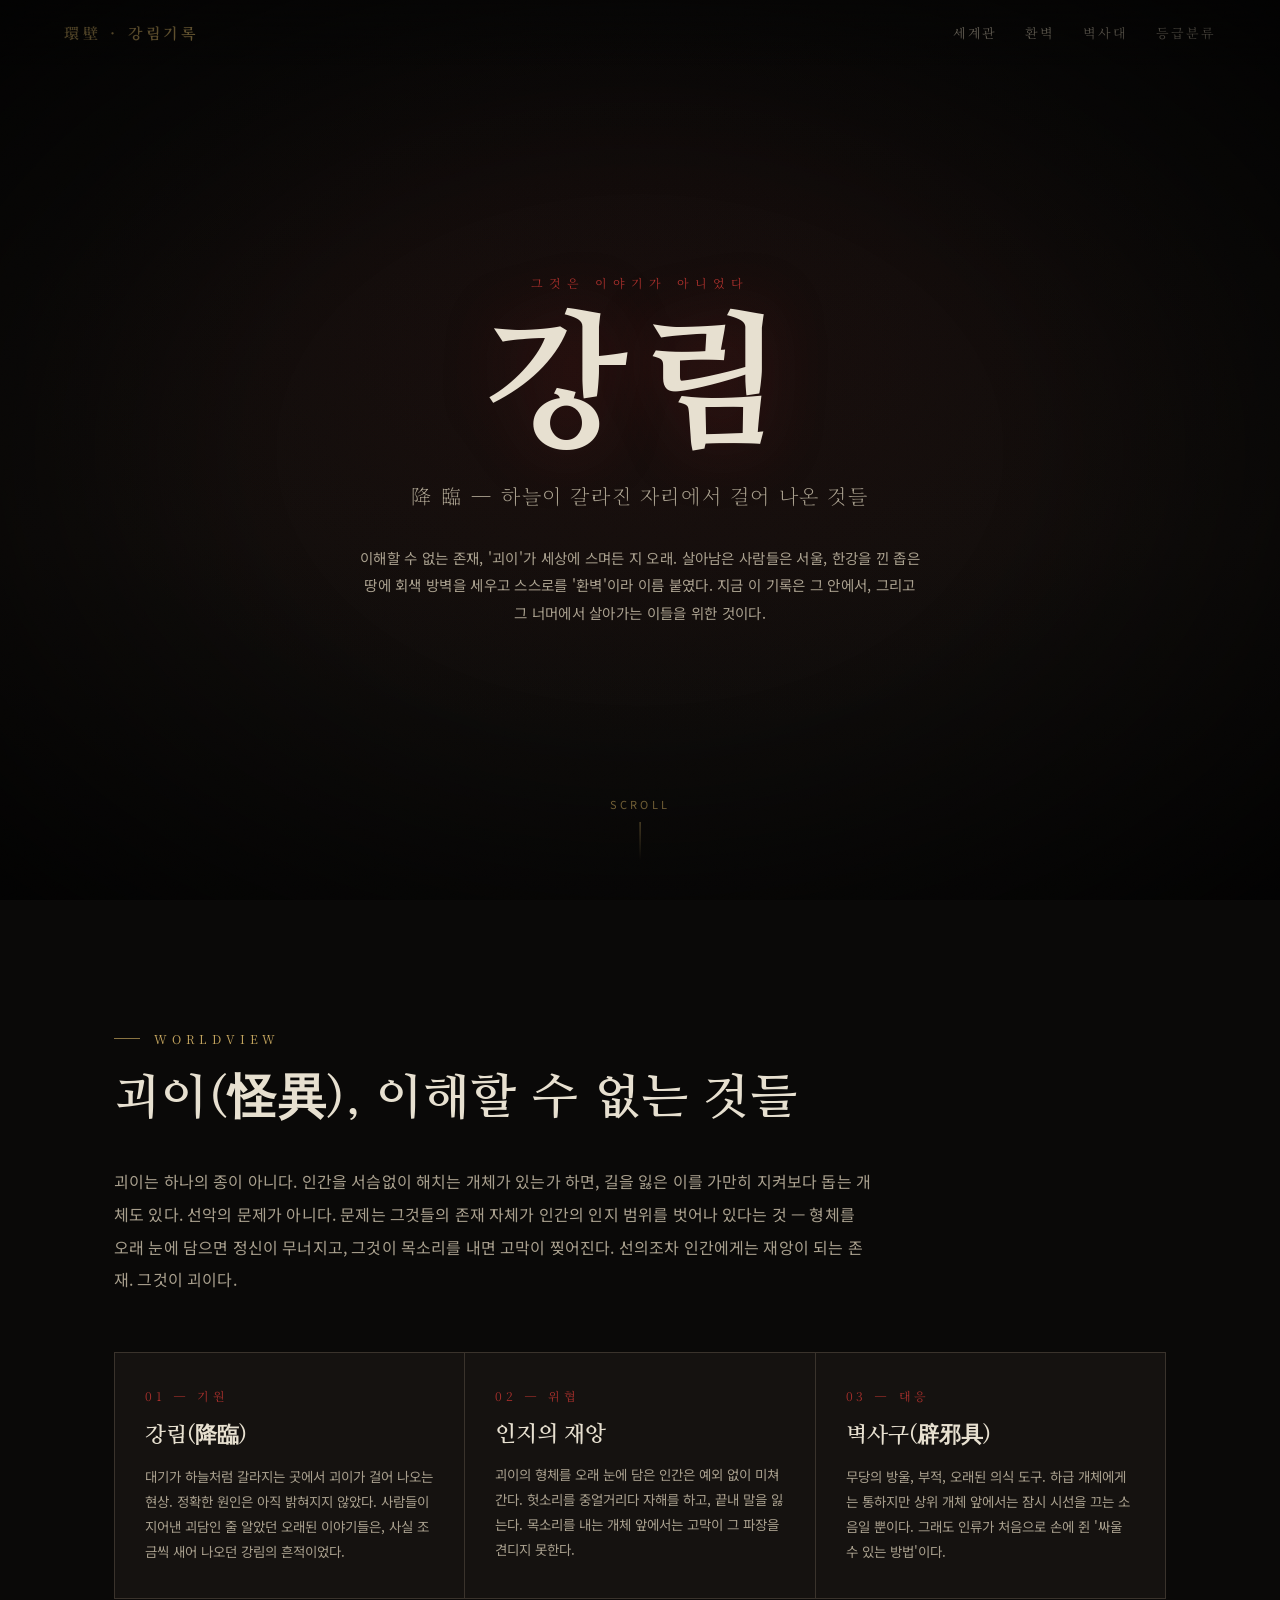
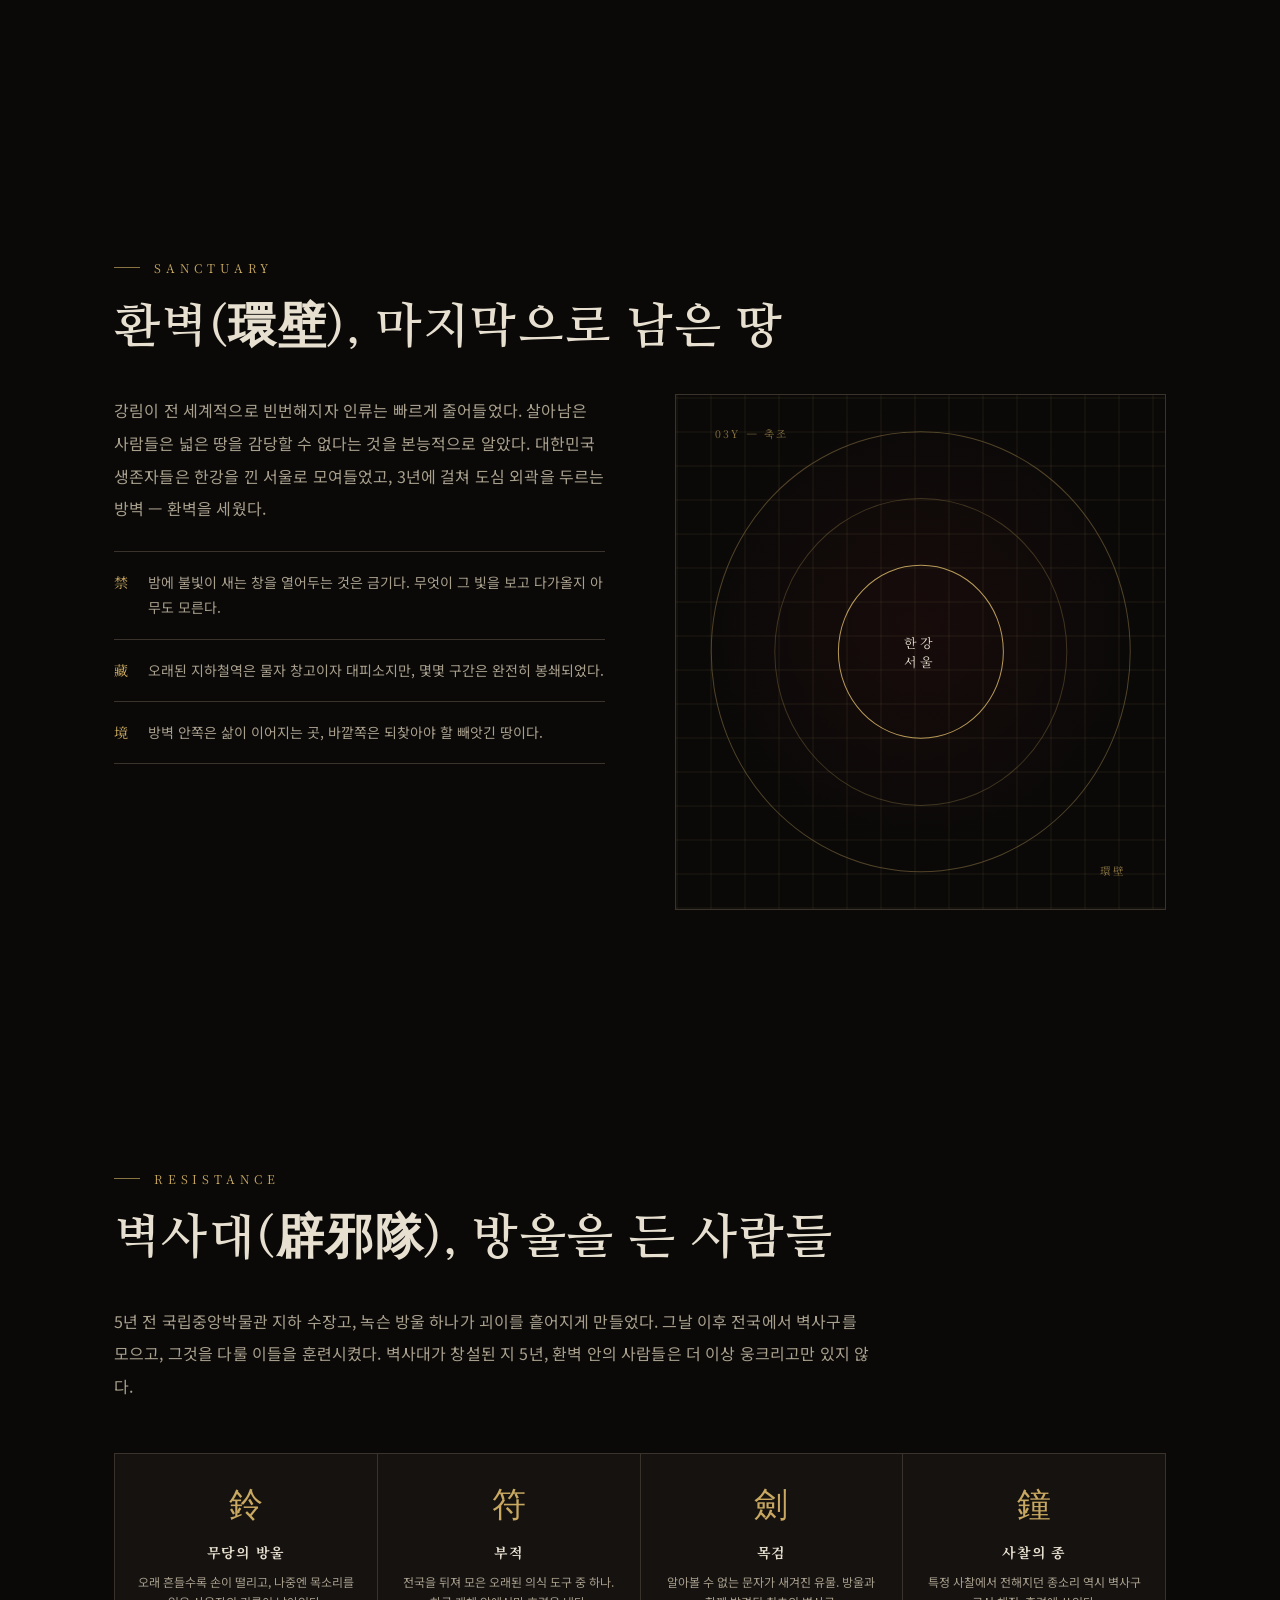
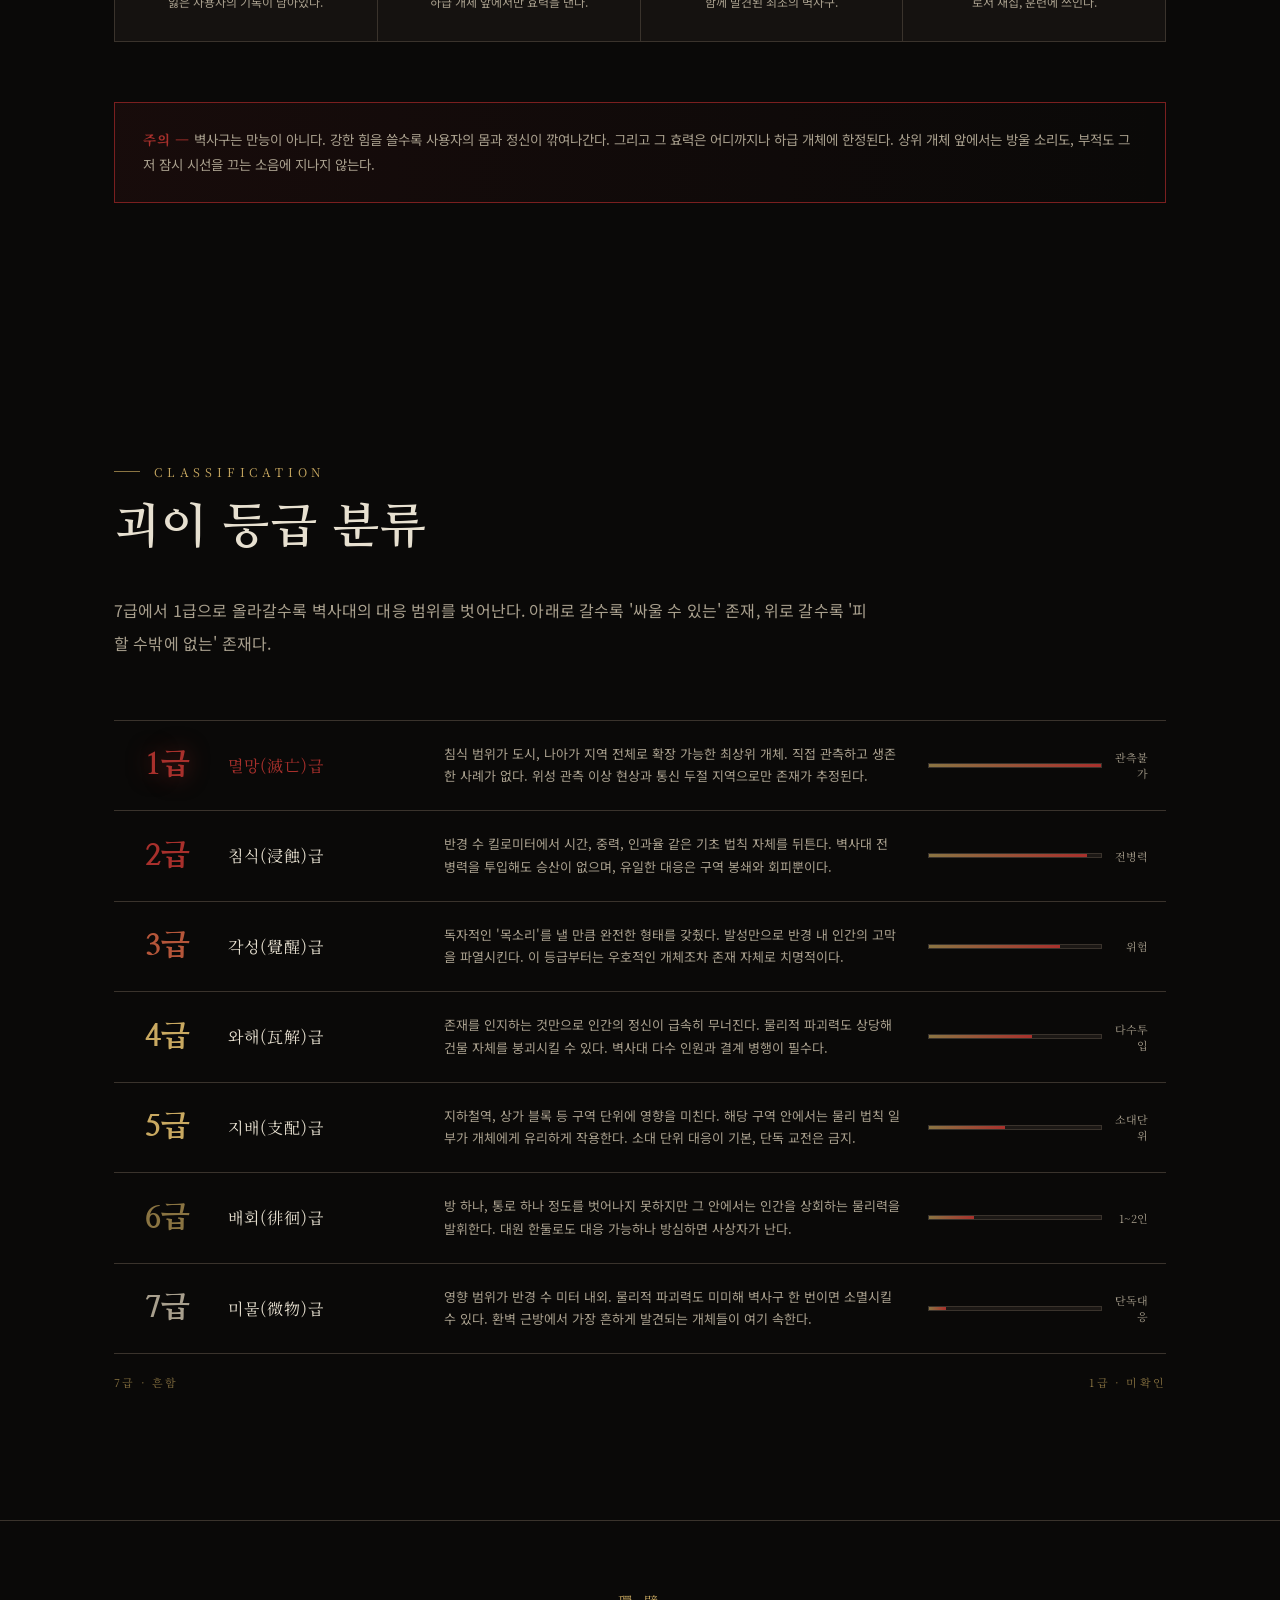
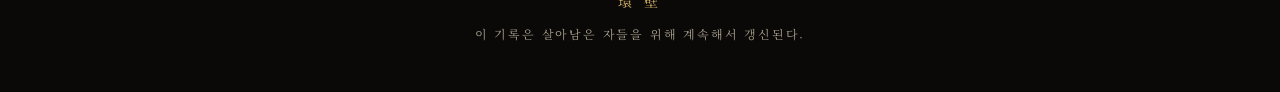
<file: index (1).html>
<!DOCTYPE html>
<html lang="ko">
<head>
<meta charset="UTF-8">
<meta name="viewport" content="width=device-width, initial-scale=1.0">
<title>환벽(環壁) — 강림 세계관 기록</title>
<link rel="preconnect" href="https://fonts.googleapis.com">
<link href="https://fonts.googleapis.com/css2?family=Noto+Serif+KR:wght@200;400;600;900&family=Noto+Sans+KR:wght@300;400;500;700&family=Nanum+Myeongjo:wght@400;700;800&display=swap" rel="stylesheet">
<style>
  :root{
    --bg-void:#0a0908;
    --bg-panel:#151210;
    --bg-panel-2:#1c1815;
    --line:#3a332c;
    --brass:#c9a961;
    --brass-dim:#8a7442;
    --blood:#7a1f1f;
    --blood-bright:#a8302c;
    --bone:#e7e0d0;
    --bone-dim:#a89f8d;
  }
  *{margin:0;padding:0;box-sizing:border-box;}
  html{scroll-behavior:smooth;}
  body{
    background:var(--bg-void);
    color:var(--bone);
    font-family:'Noto Sans KR',sans-serif;
    overflow-x:hidden;
  }
  ::selection{background:var(--blood);color:var(--bone);}

  /* film grain texture */
  .grain{
    position:fixed;inset:0;pointer-events:none;z-index:500;
    opacity:0.05;mix-blend-mode:overlay;
    background-image:url("data:image/svg+xml,%3Csvg xmlns='http://www.w3.org/2000/svg' width='120' height='120'%3E%3Cfilter id='n'%3E%3CfeTurbulence type='fractalNoise' baseFrequency='0.9' numOctaves='2' stitchTiles='stitch'/%3E%3C/filter%3E%3Crect width='100%25' height='100%25' filter='url(%23n)'/%3E%3C/svg%3E");
  }
  .vignette{
    position:fixed;inset:0;pointer-events:none;z-index:490;
    background:radial-gradient(ellipse at center, transparent 40%, rgba(0,0,0,0.75) 100%);
  }

  a{color:inherit;}

  /* ---------- NAV ---------- */
  nav{
    position:fixed;top:0;left:0;right:0;z-index:100;
    display:flex;justify-content:space-between;align-items:center;
    padding:22px 5vw;
    font-family:'Noto Serif KR',serif;
    letter-spacing:0.15em;
    font-size:13px;
    color:var(--bone-dim);
    background:linear-gradient(to bottom, rgba(10,9,8,0.85), transparent);
  }
  nav .mark{color:var(--brass);font-weight:600;font-size:15px;letter-spacing:0.25em;}
  nav .links{display:flex;gap:28px;}
  nav .links span{cursor:pointer;transition:color .3s;}
  nav .links span:hover{color:var(--brass);}

  /* ---------- HERO ---------- */
  .hero{
    height:100vh;
    display:flex;flex-direction:column;justify-content:center;align-items:center;
    position:relative;
    text-align:center;
    background:
      radial-gradient(ellipse 70% 60% at 50% 40%, rgba(122,31,31,0.10), transparent 70%),
      linear-gradient(180deg, #0a0908 0%, #100d0b 60%, #0a0908 100%);
  }
  .hero .crack{
    position:absolute;inset:0;opacity:0.35;pointer-events:none;
  }
  .eyebrow{
    font-family:'Noto Serif KR',serif;
    color:var(--blood-bright);
    letter-spacing:0.5em;
    font-size:12px;
    margin-bottom:22px;
    animation:flicker 6s infinite;
  }
  @keyframes flicker{
    0%,92%,100%{opacity:1;}
    93%{opacity:0.3;}
    94%{opacity:0.9;}
    95%{opacity:0.2;}
    96%{opacity:1;}
  }
  h1.title{
    font-family:'Nanum Myeongjo',serif;
    font-weight:800;
    font-size:clamp(58px,12vw,150px);
    letter-spacing:0.08em;
    color:var(--bone);
    line-height:1;
    text-shadow:0 0 60px rgba(122,31,31,0.35);
  }
  .title-sub{
    margin-top:18px;
    font-family:'Noto Serif KR',serif;
    font-weight:200;
    font-size:clamp(15px,2.4vw,20px);
    color:var(--bone-dim);
    letter-spacing:0.08em;
  }
  .hero-desc{
    max-width:560px;
    margin:34px auto 0;
    color:var(--bone-dim);
    font-size:14.5px;
    line-height:1.9;
    letter-spacing:0.02em;
  }
  .scroll-cue{
    position:absolute;bottom:40px;left:50%;transform:translateX(-50%);
    display:flex;flex-direction:column;align-items:center;gap:10px;
    color:var(--brass-dim);font-size:11px;letter-spacing:0.3em;
  }
  .scroll-cue .bar{width:1px;height:38px;background:linear-gradient(var(--brass-dim),transparent);
    animation:pulse 2.2s infinite;}
  @keyframes pulse{0%,100%{opacity:.3}50%{opacity:1}}

  /* ---------- SECTION shared ---------- */
  section{
    position:relative;
    padding:130px 5vw;
    max-width:1180px;
    margin:0 auto;
  }
  .sec-label{
    font-family:'Noto Serif KR',serif;
    color:var(--brass);
    font-size:12px;
    letter-spacing:0.4em;
    margin-bottom:18px;
    display:flex;align-items:center;gap:14px;
  }
  .sec-label::before{content:'';width:26px;height:1px;background:var(--brass-dim);}
  h2.sec-title{
    font-family:'Nanum Myeongjo',serif;
    font-weight:700;
    font-size:clamp(30px,4vw,48px);
    color:var(--bone);
    margin-bottom:36px;
    letter-spacing:0.03em;
  }
  p.lede{
    font-size:16px;
    line-height:2.05;
    color:var(--bone-dim);
    max-width:760px;
    letter-spacing:0.01em;
  }

  /* ---------- OVERVIEW cards ---------- */
  .card-row{
    display:grid;grid-template-columns:repeat(3,1fr);gap:1px;
    background:var(--line);
    margin-top:56px;
    border:1px solid var(--line);
  }
  .card{
    background:var(--bg-panel);
    padding:34px 30px;
    transition:background .4s;
  }
  .card:hover{background:var(--bg-panel-2);}
  .card .num{
    font-family:'Noto Serif KR',serif;
    color:var(--blood-bright);
    font-size:12px;letter-spacing:0.3em;margin-bottom:16px;display:block;
  }
  .card h3{
    font-family:'Nanum Myeongjo',serif;
    font-size:22px;color:var(--bone);margin-bottom:14px;font-weight:700;
  }
  .card p{
    font-size:13.5px;line-height:1.85;color:var(--bone-dim);
  }

  /* ---------- 환벽 / split section ---------- */
  .split{
    display:grid;grid-template-columns:1fr 1fr;gap:70px;align-items:start;
  }
  .wall-graphic{
    aspect-ratio:1/1.05;
    border:1px solid var(--line);
    position:relative;
    background:
      repeating-linear-gradient(90deg, rgba(201,169,97,0.05) 0 2px, transparent 2px 34px),
      repeating-linear-gradient(0deg, rgba(201,169,97,0.05) 0 2px, transparent 2px 34px),
      radial-gradient(circle at 50% 45%, rgba(122,31,31,0.12), transparent 60%);
  }
  .wall-graphic .ring{
    position:absolute;top:50%;left:50%;transform:translate(-50%,-50%);
    border:1px solid var(--brass-dim);
    border-radius:50%;
  }
  .wall-graphic .ring.r1{width:86%;height:86%;opacity:.55;}
  .wall-graphic .ring.r2{width:60%;height:60%;opacity:.4;}
  .wall-graphic .ring.r3{width:34%;height:34%;opacity:.9;border-color:var(--brass);}
  .wall-graphic .center-mark{
    position:absolute;top:50%;left:50%;transform:translate(-50%,-50%);
    font-family:'Noto Serif KR',serif;color:var(--bone);
    font-size:13px;letter-spacing:0.3em;text-align:center;
  }
  .wall-graphic .tag{
    position:absolute;font-family:'Noto Serif KR',serif;font-size:10.5px;
    letter-spacing:0.2em;color:var(--brass-dim);
  }
  .tag.t1{top:6%;left:8%;}
  .tag.t2{bottom:6%;right:8%;}

  .rule-list{list-style:none;margin-top:26px;}
  .rule-list li{
    padding:18px 0;border-top:1px solid var(--line);
    display:flex;gap:20px;font-size:14px;color:var(--bone-dim);line-height:1.8;
  }
  .rule-list li:last-child{border-bottom:1px solid var(--line);}
  .rule-list li .mk{color:var(--brass);flex-shrink:0;font-family:'Noto Serif KR',serif;}

  /* ---------- 벽사대 section ---------- */
  .relic-row{
    display:grid;grid-template-columns:repeat(4,1fr);gap:1px;background:var(--line);
    border:1px solid var(--line);margin-top:50px;
  }
  .relic{
    background:var(--bg-panel);padding:28px 22px;text-align:center;
  }
  .relic .glyph{
    font-family:'Nanum Myeongjo',serif;font-size:34px;color:var(--brass);margin-bottom:14px;
  }
  .relic h4{font-family:'Noto Serif KR',serif;font-size:14px;color:var(--bone);margin-bottom:10px;letter-spacing:0.05em;}
  .relic p{font-size:12px;color:var(--bone-dim);line-height:1.7;}

  .warn-box{
    margin-top:60px;border:1px solid var(--blood);
    background:linear-gradient(90deg, rgba(122,31,31,0.12), transparent);
    padding:24px 28px;font-size:13.5px;color:var(--bone-dim);line-height:1.9;
  }
  .warn-box b{color:var(--blood-bright);font-family:'Noto Serif KR',serif;letter-spacing:0.05em;}

  /* ---------- GRADE LADDER (signature) ---------- */
  .ladder-intro{max-width:760px;margin-bottom:60px;}
  .ladder{
    display:flex;flex-direction:column;
    border-top:1px solid var(--line);
  }
  .grade-row{
    display:grid;
    grid-template-columns:70px 190px 1fr 220px;
    align-items:center;
    gap:26px;
    padding:22px 18px;
    border-bottom:1px solid var(--line);
    position:relative;
    cursor:default;
    transition:background .35s;
  }
  .grade-row:hover{background:rgba(201,169,97,0.035);}
  .grade-row .g-level{
    font-family:'Nanum Myeongjo',serif;
    font-weight:800;
    font-size:30px;
    color:var(--bone-dim);
    text-align:center;
  }
  .grade-row .g-name{
    font-family:'Noto Serif KR',serif;
    font-size:16px;
    letter-spacing:0.06em;
    color:var(--bone);
  }
  .grade-row .g-desc{
    font-size:13px;line-height:1.75;color:var(--bone-dim);
  }
  .g-bar-wrap{display:flex;align-items:center;gap:12px;}
  .g-bar-track{
    flex:1;height:5px;background:var(--bg-panel-2);position:relative;overflow:hidden;border:1px solid var(--line);
  }
  .g-bar-fill{height:100%;background:linear-gradient(90deg, var(--brass-dim), var(--blood-bright));}
  .g-pct{font-family:'Noto Serif KR',serif;font-size:11px;color:var(--bone-dim);width:34px;text-align:right;}

  /* grade 7 -> 1 escalating color emphasis */
  .grade-row[data-tier="1"] .g-level{color:var(--blood-bright);text-shadow:0 0 22px rgba(168,48,44,0.6);}
  .grade-row[data-tier="1"] .g-name{color:var(--blood-bright);}
  .grade-row[data-tier="2"] .g-level{color:var(--blood-bright);}
  .grade-row[data-tier="3"] .g-level{color:#b5563a;}
  .grade-row[data-tier="4"] .g-level{color:var(--brass);}
  .grade-row[data-tier="5"] .g-level{color:var(--brass);}
  .grade-row[data-tier="6"] .g-level{color:var(--brass-dim);}
  .grade-row[data-tier="7"] .g-level{color:var(--bone-dim);}

  .ladder-foot{
    display:flex;justify-content:space-between;margin-top:20px;font-size:11px;
    letter-spacing:0.2em;color:var(--brass-dim);font-family:'Noto Serif KR',serif;
  }

  /* ---------- FOOTER ---------- */
  footer{
    padding:70px 5vw 50px;
    border-top:1px solid var(--line);
    text-align:center;
    color:var(--bone-dim);
    font-size:12px;
    letter-spacing:0.15em;
    font-family:'Noto Serif KR',serif;
  }
  footer .mark{color:var(--brass);letter-spacing:0.3em;margin-bottom:14px;display:block;font-size:14px;}

  /* ---------- responsive ---------- */
  @media(max-width:880px){
    .card-row{grid-template-columns:1fr;}
    .split{grid-template-columns:1fr;}
    .relic-row{grid-template-columns:repeat(2,1fr);}
    .grade-row{grid-template-columns:44px 1fr;grid-template-areas:"lvl name" "lvl desc" "lvl bar";row-gap:8px;}
    .grade-row .g-level{grid-area:lvl;}
    .grade-row .g-name{grid-area:name;}
    .grade-row .g-desc{grid-area:desc;}
    .g-bar-wrap{grid-area:bar;}
    nav .links{display:none;}
  }

  @media (prefers-reduced-motion: reduce){
    *{animation:none !important;transition:none !important;}
  }
</style>
</head>
<body>

<div class="grain"></div>
<div class="vignette"></div>

<nav>
  <div class="mark">環壁 · 강림기록</div>
  <div class="links">
    <span onclick="document.getElementById('sec-world').scrollIntoView()">세계관</span>
    <span onclick="document.getElementById('sec-wall').scrollIntoView()">환벽</span>
    <span onclick="document.getElementById('sec-squad').scrollIntoView()">벽사대</span>
    <span onclick="document.getElementById('sec-grade').scrollIntoView()">등급분류</span>
  </div>
</nav>

<!-- HERO -->
<div class="hero">
  <div class="eyebrow">그것은 이야기가 아니었다</div>
  <h1 class="title">강림</h1>
  <div class="title-sub">降 臨 — 하늘이 갈라진 자리에서 걸어 나온 것들</div>
  <p class="hero-desc">
    이해할 수 없는 존재, '괴이'가 세상에 스며든 지 오래.
    살아남은 사람들은 서울, 한강을 낀 좁은 땅에 회색 방벽을 세우고
    스스로를 '환벽'이라 이름 붙였다. 지금 이 기록은 그 안에서,
    그리고 그 너머에서 살아가는 이들을 위한 것이다.
  </p>
  <div class="scroll-cue"><span>SCROLL</span><div class="bar"></div></div>
</div>

<!-- WORLD OVERVIEW -->
<section id="sec-world">
  <div class="sec-label">WORLDVIEW</div>
  <h2 class="sec-title">괴이(怪異), 이해할 수 없는 것들</h2>
  <p class="lede">
    괴이는 하나의 종이 아니다. 인간을 서슴없이 해치는 개체가 있는가 하면,
    길을 잃은 이를 가만히 지켜보다 돕는 개체도 있다. 선악의 문제가 아니다.
    문제는 그것들의 존재 자체가 인간의 인지 범위를 벗어나 있다는 것 —
    형체를 오래 눈에 담으면 정신이 무너지고, 그것이 목소리를 내면 고막이 찢어진다.
    선의조차 인간에게는 재앙이 되는 존재. 그것이 괴이다.
  </p>

  <div class="card-row">
    <div class="card">
      <span class="num">01 — 기원</span>
      <h3>강림(降臨)</h3>
      <p>대기가 하늘처럼 갈라지는 곳에서 괴이가 걸어 나오는 현상. 정확한 원인은 아직 밝혀지지 않았다. 사람들이 지어낸 괴담인 줄 알았던 오래된 이야기들은, 사실 조금씩 새어 나오던 강림의 흔적이었다.</p>
    </div>
    <div class="card">
      <span class="num">02 — 위협</span>
      <h3>인지의 재앙</h3>
      <p>괴이의 형체를 오래 눈에 담은 인간은 예외 없이 미쳐간다. 헛소리를 중얼거리다 자해를 하고, 끝내 말을 잃는다. 목소리를 내는 개체 앞에서는 고막이 그 파장을 견디지 못한다.</p>
    </div>
    <div class="card">
      <span class="num">03 — 대응</span>
      <h3>벽사구(辟邪具)</h3>
      <p>무당의 방울, 부적, 오래된 의식 도구. 하급 개체에게는 통하지만 상위 개체 앞에서는 잠시 시선을 끄는 소음일 뿐이다. 그래도 인류가 처음으로 손에 쥔 '싸울 수 있는 방법'이다.</p>
    </div>
  </div>
</section>

<!-- WALL / ENVIRONMENT -->
<section id="sec-wall">
  <div class="sec-label">SANCTUARY</div>
  <h2 class="sec-title">환벽(環壁), 마지막으로 남은 땅</h2>
  <div class="split">
    <div>
      <p class="lede" style="margin-bottom:0;">
        강림이 전 세계적으로 빈번해지자 인류는 빠르게 줄어들었다. 살아남은 사람들은
        넓은 땅을 감당할 수 없다는 것을 본능적으로 알았다. 대한민국 생존자들은
        한강을 낀 서울로 모여들었고, 3년에 걸쳐 도심 외곽을 두르는 방벽 — 환벽을 세웠다.
      </p>
      <ul class="rule-list">
        <li><span class="mk">禁</span> 밤에 불빛이 새는 창을 열어두는 것은 금기다. 무엇이 그 빛을 보고 다가올지 아무도 모른다.</li>
        <li><span class="mk">藏</span> 오래된 지하철역은 물자 창고이자 대피소지만, 몇몇 구간은 완전히 봉쇄되었다.</li>
        <li><span class="mk">境</span> 방벽 안쪽은 삶이 이어지는 곳, 바깥쪽은 되찾아야 할 빼앗긴 땅이다.</li>
      </ul>
    </div>
    <div class="wall-graphic">
      <div class="ring r1"></div>
      <div class="ring r2"></div>
      <div class="ring r3"></div>
      <div class="center-mark">한강<br>서울</div>
      <span class="tag t1">03Y — 축조</span>
      <span class="tag t2">環壁</span>
    </div>
  </div>
</section>

<!-- SQUAD / RELICS -->
<section id="sec-squad">
  <div class="sec-label">RESISTANCE</div>
  <h2 class="sec-title">벽사대(辟邪隊), 방울을 든 사람들</h2>
  <p class="lede">
    5년 전 국립중앙박물관 지하 수장고, 녹슨 방울 하나가 괴이를 흩어지게 만들었다.
    그날 이후 전국에서 벽사구를 모으고, 그것을 다룰 이들을 훈련시켰다.
    벽사대가 창설된 지 5년, 환벽 안의 사람들은 더 이상 웅크리고만 있지 않다.
  </p>

  <div class="relic-row">
    <div class="relic"><div class="glyph">鈴</div><h4>무당의 방울</h4><p>오래 흔들수록 손이 떨리고, 나중엔 목소리를 잃은 사용자의 기록이 남아있다.</p></div>
    <div class="relic"><div class="glyph">符</div><h4>부적</h4><p>전국을 뒤져 모은 오래된 의식 도구 중 하나. 하급 개체 앞에서만 효력을 낸다.</p></div>
    <div class="relic"><div class="glyph">劍</div><h4>목검</h4><p>알아볼 수 없는 문자가 새겨진 유물. 방울과 함께 발견된 최초의 벽사구.</p></div>
    <div class="relic"><div class="glyph">鐘</div><h4>사찰의 종</h4><p>특정 사찰에서 전해지던 종소리 역시 벽사구로서 채집, 훈련에 쓰인다.</p></div>
  </div>

  <div class="warn-box">
    <b>주의 —</b> 벽사구는 만능이 아니다. 강한 힘을 쓸수록 사용자의 몸과 정신이 깎여나간다.
    그리고 그 효력은 어디까지나 하급 개체에 한정된다. 상위 개체 앞에서는 방울 소리도, 부적도
    그저 잠시 시선을 끄는 소음에 지나지 않는다.
  </div>
</section>

<!-- GRADE LADDER -->
<section id="sec-grade">
  <div class="sec-label">CLASSIFICATION</div>
  <h2 class="sec-title">괴이 등급 분류</h2>
  <div class="ladder-intro">
    <p class="lede">
      7급에서 1급으로 올라갈수록 벽사대의 대응 범위를 벗어난다. 아래로 갈수록
      '싸울 수 있는' 존재, 위로 갈수록 '피할 수밖에 없는' 존재다.
    </p>
  </div>

  <div class="ladder">

    <div class="grade-row" data-tier="1">
      <div class="g-level">1급</div>
      <div class="g-name">멸망(滅亡)급</div>
      <div class="g-desc">침식 범위가 도시, 나아가 지역 전체로 확장 가능한 최상위 개체. 직접 관측하고 생존한 사례가 없다. 위성 관측 이상 현상과 통신 두절 지역으로만 존재가 추정된다.</div>
      <div class="g-bar-wrap"><div class="g-bar-track"><div class="g-bar-fill" style="width:100%"></div></div><span class="g-pct">관측불가</span></div>
    </div>

    <div class="grade-row" data-tier="2">
      <div class="g-level">2급</div>
      <div class="g-name">침식(浸蝕)급</div>
      <div class="g-desc">반경 수 킬로미터에서 시간, 중력, 인과율 같은 기초 법칙 자체를 뒤튼다. 벽사대 전 병력을 투입해도 승산이 없으며, 유일한 대응은 구역 봉쇄와 회피뿐이다.</div>
      <div class="g-bar-wrap"><div class="g-bar-track"><div class="g-bar-fill" style="width:92%"></div></div><span class="g-pct">전병력</span></div>
    </div>

    <div class="grade-row" data-tier="3">
      <div class="g-level">3급</div>
      <div class="g-name">각성(覺醒)급</div>
      <div class="g-desc">독자적인 '목소리'를 낼 만큼 완전한 형태를 갖췄다. 발성만으로 반경 내 인간의 고막을 파열시킨다. 이 등급부터는 우호적인 개체조차 존재 자체로 치명적이다.</div>
      <div class="g-bar-wrap"><div class="g-bar-track"><div class="g-bar-fill" style="width:76%"></div></div><span class="g-pct">위험</span></div>
    </div>

    <div class="grade-row" data-tier="4">
      <div class="g-level">4급</div>
      <div class="g-name">와해(瓦解)급</div>
      <div class="g-desc">존재를 인지하는 것만으로 인간의 정신이 급속히 무너진다. 물리적 파괴력도 상당해 건물 자체를 붕괴시킬 수 있다. 벽사대 다수 인원과 결계 병행이 필수다.</div>
      <div class="g-bar-wrap"><div class="g-bar-track"><div class="g-bar-fill" style="width:60%"></div></div><span class="g-pct">다수투입</span></div>
    </div>

    <div class="grade-row" data-tier="5">
      <div class="g-level">5급</div>
      <div class="g-name">지배(支配)급</div>
      <div class="g-desc">지하철역, 상가 블록 등 구역 단위에 영향을 미친다. 해당 구역 안에서는 물리 법칙 일부가 개체에게 유리하게 작용한다. 소대 단위 대응이 기본, 단독 교전은 금지.</div>
      <div class="g-bar-wrap"><div class="g-bar-track"><div class="g-bar-fill" style="width:44%"></div></div><span class="g-pct">소대단위</span></div>
    </div>

    <div class="grade-row" data-tier="6">
      <div class="g-level">6급</div>
      <div class="g-name">배회(徘徊)급</div>
      <div class="g-desc">방 하나, 통로 하나 정도를 벗어나지 못하지만 그 안에서는 인간을 상회하는 물리력을 발휘한다. 대원 한둘로도 대응 가능하나 방심하면 사상자가 난다.</div>
      <div class="g-bar-wrap"><div class="g-bar-track"><div class="g-bar-fill" style="width:26%"></div></div><span class="g-pct">1~2인</span></div>
    </div>

    <div class="grade-row" data-tier="7">
      <div class="g-level">7급</div>
      <div class="g-name">미물(微物)급</div>
      <div class="g-desc">영향 범위가 반경 수 미터 내외. 물리적 파괴력도 미미해 벽사구 한 번이면 소멸시킬 수 있다. 환벽 근방에서 가장 흔하게 발견되는 개체들이 여기 속한다.</div>
      <div class="g-bar-wrap"><div class="g-bar-track"><div class="g-bar-fill" style="width:10%"></div></div><span class="g-pct">단독대응</span></div>
    </div>

  </div>
  <div class="ladder-foot"><span>7급 · 흔함</span><span>1급 · 미확인</span></div>
</section>

<footer>
  <span class="mark">環 壁</span>
  이 기록은 살아남은 자들을 위해 계속해서 갱신된다.
</footer>

</body>
</html>
</file>
